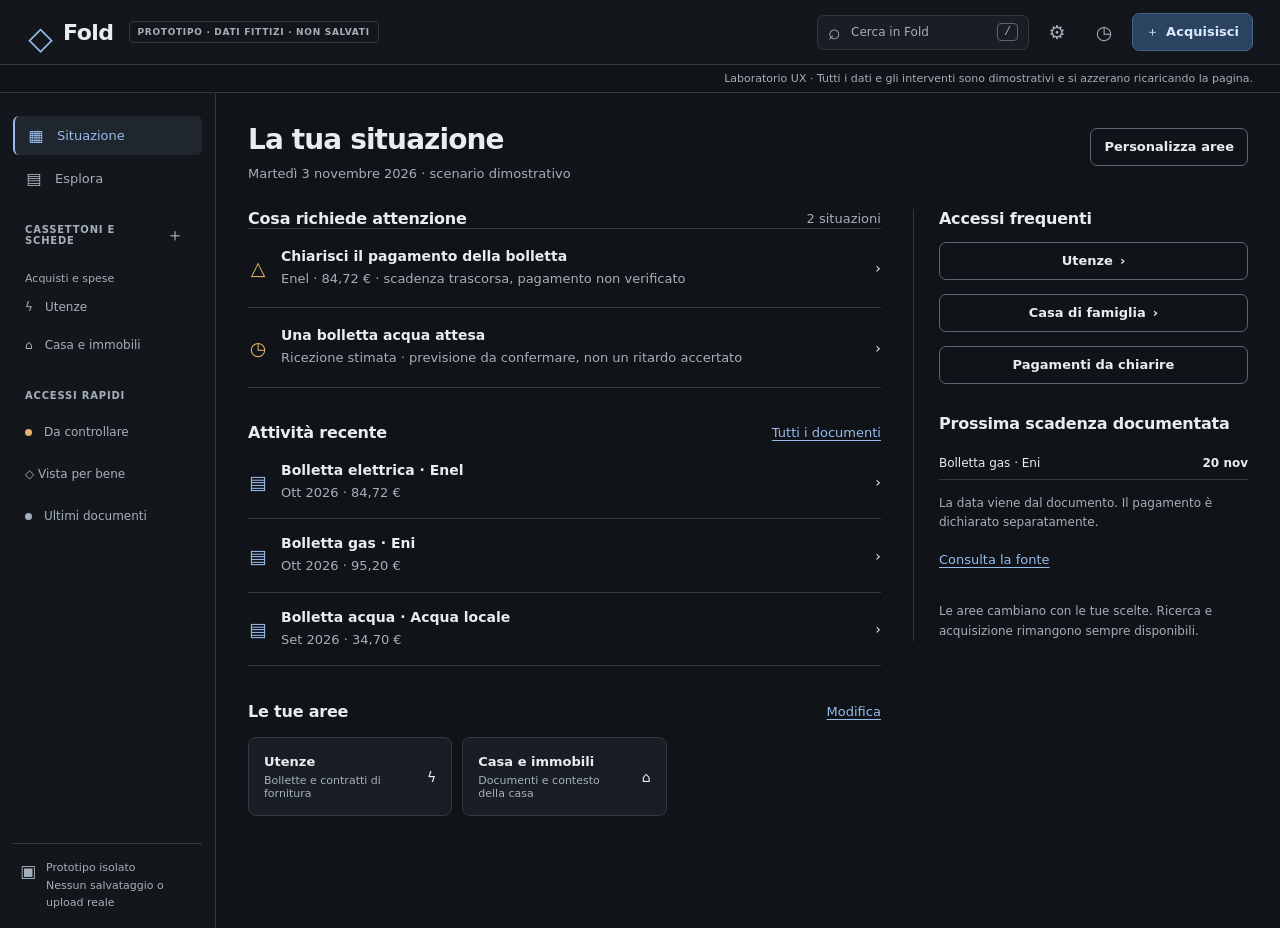
<file: docs/ux/reference/index.html>
<!doctype html>
<html lang="it">
<head>
  <meta charset="utf-8">
  <meta name="viewport" content="width=device-width, initial-scale=1">
  <meta name="color-scheme" content="dark">
  <title>Fold — Laboratorio UX v0.2</title>
  <link rel="stylesheet" href="./style.css">
  <link rel="stylesheet" href="./refinements.css">
  <script src="./app.js" defer></script>
</head>
<body>
  <a class="skip-link" href="#content">Salta al contenuto</a>
  <div id="app" class="app-shell">
    <header class="topbar">
      <div class="topbar-left">
        <button id="mobileMenu" class="icon-btn mobile-only" type="button" aria-label="Apri navigazione" aria-expanded="false">☰</button>
        <button id="brand" class="brand" type="button" data-go="situation" aria-label="Vai alla situazione">
          <span class="brand-mark" aria-hidden="true">◇</span><span>Fold</span>
        </button>
        <span class="prototype-tag">PROTOTIPO · DATI FITTIZI · NON SALVATI</span>
      </div>
      <div class="topbar-right">
        <button id="globalSearch" class="search-trigger" type="button" title="Ricerca globale (/)" aria-label="Apri la ricerca globale"><span class="search-symbol">⌕</span><span class="search-hint">Cerca in Fold</span><kbd>/</kbd></button>
        <button id="settings" class="icon-btn" type="button" title="Personalizza le aree" aria-label="Personalizza le aree">⚙</button>
        <button id="notifications" class="icon-btn" type="button" title="Mostra elementi da controllare" aria-label="Mostra situazioni da controllare">◷</button>
        <button id="addDoc" class="btn primary" type="button" aria-label="Acquisisci"><span aria-hidden="true">＋</span><span>Acquisisci</span></button>
      </div>
    </header>
    <div class="demo-strip">Laboratorio UX · Tutti i dati e gli interventi sono dimostrativi e si azzerano ricaricando la pagina.</div>

    <div class="workspace">
      <aside id="sidebar" class="sidebar" aria-label="Navigazione principale">
        <nav class="side-nav">
          <div class="nav-group">
            <button class="nav-item" data-go="situation" data-nav="situation" type="button"><span class="nav-icon" aria-hidden="true">▦</span>Situazione</button>
            <button class="nav-item" data-go="archive" data-nav="archive" type="button"><span class="nav-icon" aria-hidden="true">▤</span>Esplora</button>
          </div>
          <div class="side-section" id="areaNav">
            <div class="side-title"><span>CASSETTONI E SCHEDE</span><button type="button" id="editAreas" class="small-icon-btn" aria-label="Modifica le aree">＋</button></div>
            <div id="areaLinks"></div>
          </div>
          <div class="side-section">
            <div class="side-title">ACCESSI RAPIDI</div>
            <button class="side-link" data-action="quick-pending" type="button"><span class="mini-dot amber"></span>Da controllare</button>
            <button class="side-link" data-go="asset" type="button">◇ Vista per bene</button>
            <button class="side-link" data-action="quick-recent" type="button"><span class="mini-dot neutral"></span>Ultimi documenti</button>
          </div>
        </nav>
        <div class="sidebar-footer"><span class="local-sign">▣</span><div>Prototipo isolato<small>Nessun salvataggio o upload reale</small></div></div>
      </aside>
      <main id="content" class="main-content" tabindex="-1"></main>
    </div>
  </div>

  <dialog id="areasModal" aria-labelledby="areas-title" class="modal">
    <form method="dialog" class="modal-body">
      <div class="modal-head"><div><p class="eyebrow">PERSONALIZZAZIONE</p><h2 id="areas-title">Le tue aree</h2></div><button class="icon-btn" type="submit" aria-label="Chiudi">×</button></div>
      <p class="muted">Le aree attive compaiono nella navigazione. Non modificano, spostano o eliminano alcun documento.</p>
      <div id="areaOptions" class="area-options"></div>
      <button type="submit" class="btn primary full">Torna all'app</button>
    </form>
  </dialog>

  <dialog id="searchModal" aria-labelledby="search-title" class="modal search-modal">
    <form method="dialog" class="modal-body" id="searchForm">
      <div class="modal-head"><h2 id="search-title">Ricerca globale</h2><button type="submit" class="icon-btn" aria-label="Chiudi">×</button></div>
      <label class="field-label" for="globalQuery">Cerca in tutti i documenti e i riferimenti</label>
      <input id="globalQuery" placeholder="Es. bolletta, luce, casa" autocomplete="off">
      <div id="globalResults" class="global-results" aria-live="polite"></div>
      <p class="muted micro">Ricerca dimostrativa sui dati di esempio; nessun indice reale.</p>
    </form>
  </dialog>

  <div id="toast" class="toast" role="status" aria-live="polite" hidden></div>
  <dialog id="paymentModal" class="modal" aria-labelledby="payment-title">
    <form id="paymentForm" class="modal-body">
      <div class="modal-head"><h2 id="payment-title">Dichiara il pagamento · simulazione</h2><button class="icon-btn" type="button" data-action="close-payment" aria-label="Chiudi dichiarazione">×</button></div>
      <p class="subtle">La dichiarazione resta distinta dalla fonte documentale. Nessuna verifica bancaria e nessun salvataggio reale.</p>
      <label class="field-label" for="paymentNote">Che cosa hai verificato?</label>
      <textarea id="paymentNote" rows="3" required maxlength="500" placeholder="Esempio fittizio: dichiaro di aver pagato il 30 ottobre."></textarea>
      <button class="btn primary" type="submit">Simula la dichiarazione</button>
    </form>
  </dialog>
</body>
</html>
</file>
<file: docs/ux/reference/style.css>
:root{color-scheme:dark;font-family:Inter,"Segoe UI",system-ui,Arial,sans-serif;font-synthesis:none;--base:#101317;--rail:#13171b;--surface:#191e24;--surface2:#20262e;--surface3:#252c35;--line:#303842;--line2:#3c444e;--text:#e9edf2;--muted:#a4afbb;--faint:#7b8997;--blue:#96bbeb;--amber:#dfb46e;--green:#8fc8aa;--red:#e6a0a0;--radius:9px;background:var(--base);color:var(--text)}
*{box-sizing:border-box}body{margin:0;min-width:320px}button,input,select,textarea{font:inherit}button{cursor:pointer}a{color:var(--blue)}button:focus-visible,input:focus-visible,select:focus-visible,a:focus-visible{outline:2px solid var(--blue);outline-offset:3px}button:disabled{cursor:not-allowed;opacity:.5}button,input,select{transition:background-color .12s,border-color .12s}button:hover{border-color:var(--line2)}h1,h2,h3,p{margin:0}h1{font-size:29px;letter-spacing:-.9px;line-height:1.22;font-weight:650}h2{font-size:16px;font-weight:620;letter-spacing:-.2px}h3{font-size:13px;font-weight:650}small,.micro{font-size:11px}p{line-height:1.6}.muted{color:var(--muted)}.faint{color:var(--faint)}.subtle{color:var(--muted);font-size:12px}.eyebrow{font-size:10px;color:var(--faint);letter-spacing:1px;font-weight:700}.large-note{font-size:14px;color:var(--muted)}.app-shell{min-height:100vh}.topbar{height:65px;display:flex;align-items:center;justify-content:space-between;gap:12px;border-bottom:1px solid var(--line);padding:0 27px;background:var(--rail);position:sticky;top:0;z-index:20}.topbar-left,.topbar-right{display:flex;align-items:center;gap:15px}.topbar-right{gap:9px}.brand{display:flex;align-items:center;gap:9px;border:0;background:transparent;color:var(--text);font-size:22px;font-weight:750;letter-spacing:-1px;padding:0}.brand-mark{display:inline-grid;place-items:center;background:var(--text);color:var(--base);height:27px;width:27px;font-family:Georgia,serif;font-style:italic;font-size:24px;border-radius:4px 9px 4px 4px;letter-spacing:-2px;padding-right:3px}.prototype-tag{color:var(--faint);font-weight:700;font-size:9px;letter-spacing:.7px;border:1px solid var(--line);padding:5px 8px;border-radius:4px}.search-trigger{background:var(--surface);border:1px solid var(--line);color:var(--muted);border-radius:7px;height:35px;width:212px;display:flex;gap:10px;align-items:center;text-align:left;padding:0 10px;font-size:12px}.search-trigger kbd{margin-left:auto;padding:1px 6px;border:1px solid var(--line2);border-radius:4px;color:var(--faint)}.search-symbol{font-size:21px;line-height:1}.icon-btn{border:1px solid transparent;background:transparent;color:var(--muted);height:35px;min-width:35px;border-radius:7px;font-size:19px;display:grid;place-items:center;position:relative}.icon-btn:hover{background:var(--surface2)}.notice-dot{position:absolute;background:var(--amber);border-radius:50%;width:6px;height:6px;right:5px;top:5px}.btn{border:1px solid var(--line2);background:var(--surface2);color:var(--text);padding:9px 13px;border-radius:7px;display:inline-flex;align-items:center;justify-content:center;gap:7px;font-size:12px;font-weight:650;line-height:1.2;text-decoration:none;min-height:34px}.btn:hover{background:var(--surface3)}.btn.primary{background:#2a435e;color:#d9e9fc;border-color:#42658b}.btn.primary:hover{background:#345171}.btn.ghost{border-color:transparent;background:transparent;color:var(--muted)}.btn.outline{background:transparent}.btn.tonal{background:#28313a}.btn.small{min-height:29px;padding:6px 9px;font-size:11px}.btn.full{width:100%}.btn.active{background:#2b4056;color:#d0e5fa;border-color:#517598}.workspace{display:flex;min-height:calc(100vh - 65px)}.sidebar{width:216px;flex-shrink:0;background:var(--rail);border-right:1px solid var(--line);display:flex;flex-direction:column;padding:23px 13px 17px;min-height:calc(100vh - 65px);position:sticky;top:65px;height:calc(100vh - 65px);overflow:auto}.side-nav{display:flex;flex-direction:column;gap:26px}.nav-group,.side-section{display:flex;flex-direction:column;gap:4px}.nav-item,.side-link{border:0;color:var(--muted);text-align:left;background:transparent;width:100%;padding:10px 12px;border-radius:6px;display:flex;gap:12px;align-items:center;font-size:13px}.nav-item.active,.side-link.active{background:var(--surface2);color:var(--text)}.nav-item:hover,.side-link:hover{background:var(--surface)}.nav-icon{width:18px;font-size:16px;text-align:center}.side-title{font-size:10px;color:var(--faint);font-weight:700;letter-spacing:.8px;padding:0 12px 8px;display:flex;justify-content:space-between;align-items:center}.small-icon-btn{border:0;background:transparent;color:var(--faint);font-size:18px;line-height:1}.side-link{font-size:12px;padding:8px 12px}.side-link .side-count{margin-left:auto;color:var(--faint)}.indent{padding-left:24px}.mini-dot{width:7px;height:7px;flex:none;border-radius:50%;background:var(--faint)}.mini-dot.amber{background:var(--amber)}.mini-dot.neutral{background:var(--muted)}.sidebar-footer{display:flex;gap:10px;color:var(--muted);align-items:flex-start;font-size:11px;margin-top:auto;border-top:1px solid var(--line);padding:17px 7px 0}.sidebar-footer small{display:block;line-height:1.5;color:var(--faint);margin-top:4px}.local-sign{font-size:17px}.main-content{flex:1;min-width:0;padding:31px 36px 60px;max-width:1650px;margin:0 auto}.page{width:100%}.page-head{display:flex;align-items:flex-start;justify-content:space-between;gap:20px;margin-bottom:25px}.page-head p{margin-top:7px}.breadcrumb{font-size:11px;color:var(--faint);margin-bottom:15px}.page-actions{display:flex;gap:8px;align-items:center;flex-wrap:wrap}.page-head .page-actions{padding-top:5px}.divider{height:1px;background:var(--line);width:100%;border:0;margin:0}.section-title{font-size:14px;font-weight:650}.section-lead{font-size:12px;color:var(--muted)}.section-line{display:flex;align-items:center;justify-content:space-between;gap:12px}.situation-grid{display:grid;grid-template-columns:minmax(0,1.7fr) minmax(245px,.95fr);gap:29px;align-items:start}.stack{display:flex;flex-direction:column;gap:14px}.stack.tight{gap:8px}.stack.wide{gap:20px}.side-module{border-left:1px solid var(--line);padding-left:25px;display:flex;flex-direction:column;gap:14px}.attention-list{border-top:1px solid var(--line)}.attention-row,.activity-row,.doc-row{display:flex;align-items:center;gap:13px;border:0;background:transparent;color:var(--text);width:100%;text-align:left;padding:16px 0;border-bottom:1px solid var(--line);min-height:61px}.attention-row:hover,.activity-row:hover,.doc-row:hover{background:#191f25}.row-icon{width:20px;flex:none;color:var(--amber);font-size:19px;text-align:center}.row-icon.blue{color:var(--blue)}.row-icon.green{color:var(--green)}.row-primary{flex:1;min-width:0}.row-primary strong{display:block;font-weight:625;font-size:13px;margin-bottom:5px}.row-primary small{display:block;color:var(--muted);line-height:1.5;font-size:11px}.right-chevron{color:var(--faint);font-size:19px}.compact-row{display:flex;gap:12px;align-items:center;justify-content:space-between;padding:9px 0;border-bottom:1px solid var(--line);font-size:12px}.section-spacer{height:32px}.areas-grid{display:grid;grid-template-columns:repeat(3,minmax(0,1fr));gap:10px}.area-card{background:var(--surface);border:1px solid var(--line);padding:15px;text-align:left;color:var(--text);border-radius:8px;display:flex;justify-content:space-between;align-items:center;gap:15px;min-height:74px}.area-card:hover{border-color:#58708b;background:var(--surface2)}.area-card strong{font-size:13px}.area-card small{display:block;color:var(--muted);margin-top:5px}.area-card .area-symbol{font-size:21px;color:var(--muted)}.flat-block{background:var(--surface);border:1px solid var(--line);border-radius:8px;padding:16px}.callout{border:1px solid var(--line);border-left:3px solid var(--amber);border-radius:5px;padding:12px 15px;background:var(--surface)}.callout.info{border-left-color:var(--blue)}.callout.green{border-left-color:var(--green)}.callout p{font-size:12px;color:var(--muted);margin-top:5px}.callout strong{font-size:13px}.arch-tools{display:flex;gap:9px;align-items:center;flex-wrap:wrap;margin-bottom:16px}.search-input,select,.text-input{border:1px solid var(--line2);border-radius:6px;background:var(--surface);color:var(--text);padding:10px 11px;min-height:36px;font-size:12px;outline:none}.search-input{flex:1;min-width:170px}.search-input::placeholder,.text-input::placeholder{color:var(--faint)}.filter-row{display:flex;gap:8px;flex-wrap:wrap;align-items:center;margin:0 0 17px}.filter-panel{display:flex;align-items:center;gap:10px;flex-wrap:wrap;margin-bottom:17px;padding:13px;background:var(--surface);border-radius:7px;border:1px solid var(--line)}.filter-panel label{font-size:12px;color:var(--muted);display:flex;gap:8px;align-items:center}.arch-grid{display:grid;grid-template-columns:minmax(0,1fr) minmax(245px,300px);gap:20px;align-items:start}.table-wrap{min-width:0;overflow-x:auto;border-top:1px solid var(--line)}table{width:100%;border-collapse:collapse;font-size:12px;text-align:left}th{font-size:10px;color:var(--faint);font-weight:650;padding:12px 11px;border-bottom:1px solid var(--line);letter-spacing:.35px}td{padding:14px 11px;border-bottom:1px solid var(--line);vertical-align:middle}th:first-child,td:first-child{padding-left:4px}tbody tr{cursor:pointer}tbody tr:hover{background:var(--surface)}tbody tr.selected{background:#1e2a36}tbody tr:focus-visible{outline:2px solid var(--blue);outline-offset:-2px}.table-title{font-weight:620;color:var(--text);font-size:12px;display:block}.table-sub{font-size:11px;color:var(--muted);margin-top:5px;display:block}.money,.nowrap{white-space:nowrap;font-variant-numeric:tabular-nums}.status{display:inline-flex;align-items:center;gap:7px;font-size:11px;color:var(--muted);line-height:1.4}.status .mini-dot{width:6px;height:6px}.status.warning .mini-dot{background:var(--amber)}.status.good .mini-dot{background:var(--green)}.status.info .mini-dot{background:var(--blue)}.status.neutral .mini-dot{background:var(--faint)}.inspector{background:var(--surface);border:1px solid var(--line);padding:18px;border-radius:7px;display:flex;flex-direction:column;gap:15px;position:sticky;top:88px}.inspector h2{font-size:16px}.inspector .field-pair{display:flex;justify-content:space-between;gap:10px;font-size:12px}.field-pair .label{color:var(--muted)}.field-pair .value{text-align:right;font-variant-numeric:tabular-nums}.mini-section{display:flex;flex-direction:column;gap:8px}.toolbar-end{margin-left:auto}.doc-grid{display:grid;grid-template-columns:minmax(0,1.6fr) minmax(270px,.9fr);gap:24px;align-items:start}.doc-stat-grid{display:grid;grid-template-columns:repeat(2,minmax(0,1fr));gap:16px 20px}.datum{padding-bottom:14px;border-bottom:1px solid var(--line);min-width:0}.datum .label{color:var(--muted);font-size:11px;margin-bottom:7px}.datum .value{font-size:15px;font-weight:600;overflow-wrap:anywhere}.datum .value.prominent{font-size:27px;letter-spacing:-.7px;font-variant-numeric:tabular-nums}.datum .datum-source{font-size:10px;color:var(--faint);margin-top:8px}.plain-link{border:0;background:transparent;color:var(--blue);padding:0;text-align:left;font-size:12px;text-decoration:underline;text-underline-offset:3px}.document-evidence{background:var(--surface);border:1px solid var(--line);padding:18px;border-radius:7px;min-height:200px}.source-preview{background:#ebeff1;color:#243341;border-radius:4px;padding:22px 19px;min-height:240px;display:flex;flex-direction:column;gap:17px;font-size:12px}.source-preview .source-head{border-bottom:1px solid #c6d0d7;padding-bottom:13px;font-weight:700;color:#273e51}.source-preview mark{background:#f6dfaa;color:#263038;padding:3px 6px;border-radius:2px}.source-preview .source-sum{font-size:22px;font-weight:700;letter-spacing:-.5px}.source-preview .source-foot{font-size:10px;color:#566371;margin-top:auto}.tabs{display:flex;gap:3px;border-bottom:1px solid var(--line)}.tab{border:0;border-bottom:2px solid transparent;background:transparent;color:var(--muted);padding:9px 13px;font-size:12px}.tab.active{color:var(--text);border-color:var(--blue)}.timeline{display:flex;flex-direction:column;gap:13px}.timeline-row{display:flex;gap:12px;align-items:flex-start;font-size:12px}.timeline-date{font-size:10px;color:var(--faint);width:80px;flex:none}.timeline-row p{font-size:11px;color:var(--muted);margin-top:4px}.intake-grid{display:grid;grid-template-columns:minmax(0,1.05fr) minmax(315px,1fr);gap:23px;align-items:start}.intake-sheet{min-height:430px;background:#e9edf0;color:#22313f;border-radius:5px;padding:30px;display:flex;flex-direction:column;gap:24px}.intake-sheet-header{border-bottom:2px solid #ced5dc;padding-bottom:19px;display:flex;align-items:flex-start;justify-content:space-between;gap:12px}.intake-sheet-title{font-size:20px;letter-spacing:-.4px;font-weight:750}.intake-sheet-sub{color:#5b6976;font-size:11px;margin-top:7px}.paper-label{font-size:10px;color:#697785;text-transform:uppercase;letter-spacing:.7px;margin-bottom:6px}.paper-value{font-size:14px;font-weight:600}.paper-total{border-top:1px solid #c7d1d9;padding-top:16px;display:flex;align-items:center;justify-content:space-between;gap:10px}.paper-total strong{font-size:26px}.intake-side{display:flex;flex-direction:column;gap:16px}.data-pairs{display:grid;grid-template-columns:1fr;gap:0}.data-pairs .field-pair{border-bottom:1px solid var(--line);padding:12px 0;display:flex;gap:12px;justify-content:space-between;align-items:center;font-size:12px}.data-pairs .field-pair span:first-child{color:var(--muted)}.row-note{display:flex;gap:9px;align-items:flex-start}.row-note p{font-size:11px;color:var(--muted)}.mini-chip{font-size:10px;color:var(--muted);border:1px solid var(--line);padding:4px 6px;border-radius:4px}.preview-switch{display:flex;gap:6px}.empty{color:var(--muted);font-size:12px;padding:22px 6px}.modal{background:var(--surface);color:var(--text);border:1px solid var(--line2);border-radius:10px;width:min(480px,calc(100vw - 28px));max-height:calc(100vh - 36px);padding:0}.modal::backdrop{background:#080b0ecb}.modal-body{padding:23px;display:flex;flex-direction:column;gap:17px}.modal-head{display:flex;justify-content:space-between;align-items:flex-start;gap:20px}.modal-head h2{font-size:19px;margin-top:5px}.area-options{display:flex;flex-direction:column;gap:0}.area-option{padding:13px 2px;border-bottom:1px solid var(--line);display:flex;align-items:center;gap:13px;font-size:13px}.area-option input{width:17px;height:17px;accent-color:var(--blue)}.area-option small{display:block;color:var(--muted);margin-top:4px}.search-modal{width:min(600px,calc(100vw - 28px))}.search-modal input{width:100%}.field-label{font-size:12px;color:var(--muted)}.global-results{max-height:330px;overflow:auto;display:flex;flex-direction:column}.global-result{border:0;border-bottom:1px solid var(--line);padding:12px 3px;background:transparent;text-align:left;color:var(--text);font-size:12px}.global-result:hover{background:var(--surface2)}.global-result span{display:block;color:var(--muted);font-size:11px;margin-top:4px}.toast{position:fixed;right:22px;bottom:20px;background:#28333d;border:1px solid #5c7183;border-radius:6px;padding:12px 15px;font-size:12px;color:var(--text);z-index:100;max-width:350px}.mobile-only{display:none}.highlight{color:var(--blue)}.hint{font-size:11px;color:var(--faint);line-height:1.6}.right-note{background:var(--surface);border:1px solid var(--line);padding:13px 15px;border-radius:6px;font-size:12px}.right-note p{font-size:11px;color:var(--muted);margin-top:5px}
@media(min-width:1450px){.main-content{padding:39px 52px 75px}.situation-grid{gap:42px}.arch-grid{gap:30px}}
@media(max-width:1150px){.arch-grid{grid-template-columns:minmax(0,1fr) 245px;gap:14px}.main-content{padding:27px 25px 50px}.sidebar{width:188px}.areas-grid{grid-template-columns:repeat(2,minmax(0,1fr))}.prototype-tag{display:none}}
@media(max-width:900px){.situation-grid{grid-template-columns:1fr}.side-module{border:0;border-top:1px solid var(--line);padding:19px 0 0;display:grid;grid-template-columns:1fr 1fr;gap:22px}.doc-grid{grid-template-columns:1fr}.document-evidence{position:static}.intake-grid{grid-template-columns:1fr}.intake-sheet{min-height:300px}}
@media(max-width:780px){.topbar{padding:0 15px;height:60px}.workspace{min-height:calc(100vh - 60px)}.sidebar{position:fixed;z-index:30;left:0;top:60px;bottom:0;width:235px;height:calc(100vh - 60px);transform:translateX(-101%);transition:transform .16s;border-right:1px solid var(--line2);box-shadow:none}.sidebar.open{transform:translateX(0)}.mobile-only{display:grid}.search-trigger{width:36px;justify-content:center;padding:0}.search-trigger .search-hint,.search-trigger kbd{display:none}.topbar-left{gap:9px}.topbar-right{gap:5px}.main-content{padding:23px 17px 50px}.arch-grid{grid-template-columns:1fr}.inspector{position:static}.page-head{margin-bottom:19px}.areas-grid{grid-template-columns:repeat(2,minmax(0,1fr))}h1{font-size:25px}}
@media(max-width:480px){.topbar{padding:0 10px}.brand{font-size:19px}.brand-mark{height:25px;width:25px}.topbar-right .btn.primary{min-width:34px;padding:8px}.topbar-right .btn.primary span:last-child{display:none}.main-content{padding:19px 12px 42px}.page-head{gap:9px}.page-head .page-actions{padding-top:0}.areas-grid{grid-template-columns:1fr}.side-module{display:flex}.arch-tools{gap:6px}.filter-row{gap:6px}.doc-stat-grid{gap:13px}.intake-sheet{padding:22px}.table-wrap td,.table-wrap th{padding:12px 6px}.table-wrap .col-period{display:none}.modal-body{padding:17px}.prototype-tag{display:none}}
</file>
<file: docs/ux/reference/refinements.css>
/* Consolidamento v0.2: superfici piatte, densità leggibile, composizioni per compito. */
:root{--faint:#a4afbb;--line2:#586675;font-size:14px}
.brand-mark{background:none;color:var(--blue);font-family:inherit;font-style:normal;font-size:32px;letter-spacing:0;padding:0}
.brand{letter-spacing:-.5px}.prototype-tag{color:var(--muted)}
.demo-strip{font-size:11px;color:var(--muted);background:var(--base);border-bottom:1px solid var(--line);padding:7px 27px;text-align:right}
.sidebar{top:65px}.nav-caption{font-size:11px;color:var(--muted);padding:14px 12px 3px}.side-link.active,.nav-item.active{color:var(--blue);border-left:2px solid var(--blue)}
.main-content{padding:30px 32px 50px}.page-head{margin-bottom:24px}h1{font-size:28px}.large-note{font-size:13px}
.areas-grid{margin-top:13px}.situation-grid{grid-template-columns:minmax(0,1.7fr) minmax(240px,.9fr);gap:32px}.side-module{gap:30px}
.attention-row{padding:19px 0}.row-primary strong{font-size:14px}.row-primary small,.subtle{font-size:13px}.hint{font-size:12px}
.btn{font-size:13px;min-height:38px}.plain-link{font-size:13px;min-height:26px;display:inline-flex;align-items:center}.icon-btn{min-width:38px;min-height:38px}
.side-link{min-height:38px}.view-bar{display:flex;justify-content:space-between;align-items:center;gap:12px;margin:4px 0 14px;flex-wrap:wrap}
.sort-label{display:flex;align-items:center;gap:7px;font-size:12px;color:var(--muted)}
.arch-grid{grid-template-columns:minmax(0,1fr) 280px;gap:20px}.arch-grid.no-preview{grid-template-columns:1fr}
table{font-size:13px}th{font-size:11px}.table-title{font-size:13px}.table-sub{font-size:12px;line-height:1.5}
.table-select{display:block;width:100%;padding:0;border:0;background:transparent;color:var(--text);text-align:left;min-height:42px}.table-wrap td{padding:11px 9px}.status{font-size:12px;gap:6px}.status.warning{color:var(--amber)}.status.neutral{color:var(--muted)}
.inspector{gap:13px}.inspector .field-pair{font-size:13px}.data-pairs .field-pair{font-size:13px}.data-pairs .field-pair>div{text-align:right}
.tabs{margin-bottom:22px;overflow-x:auto}.tab{min-height:44px;white-space:nowrap;font-size:13px;padding:11px 13px}
.doc-grid{grid-template-columns:minmax(0,1.4fr) minmax(290px,.9fr)}.doc-stat-grid{gap:24px}.doc-stat-grid .plain-link{margin-top:8px}
.callout p,.right-note p{font-size:13px}.source-preview{min-height:350px;font-size:14px;padding:25px;gap:22px}.paper-label{color:#4c5a67}.source-preview .source-foot{color:#4c5a67}.source-preview .source-sum{font-size:30px}
.process-line{display:flex;flex-wrap:wrap;gap:12px 24px;font-size:12px;border-block:1px solid var(--line);padding:14px 0;margin-bottom:25px;color:var(--muted)}.process-line strong{color:var(--blue)}
.asset-grid{display:grid;grid-template-columns:230px minmax(0,1fr);gap:30px}.asset-grid>aside{padding-right:25px;border-right:1px solid var(--line)}.asset-grid .tabs{margin:0}.asset-grid .field-pair{align-items:flex-start;flex-wrap:wrap}.asset-grid .field-pair strong{font-size:12px}
textarea{background:var(--base);color:var(--text);border:1px solid var(--line2);border-radius:5px;padding:10px;resize:vertical;font:inherit}textarea:focus-visible{outline:2px solid var(--blue);outline-offset:3px}
.skip-link{position:fixed;top:-60px;left:10px;z-index:200;background:var(--surface);padding:12px}.skip-link:focus{top:10px}
@media(min-width:1450px){.main-content{padding:35px 42px 60px}}
@media(max-width:1200px){.arch-grid{grid-template-columns:1fr}.inspector{position:static}.doc-grid{grid-template-columns:minmax(0,1fr) 290px}}
@media(max-width:1000px){.situation-grid{grid-template-columns:1fr}.side-module{display:grid;grid-template-columns:1fr 1fr;border-left:0;border-top:1px solid var(--line);padding:22px 0 0}.doc-grid{grid-template-columns:1fr}.asset-grid{grid-template-columns:1fr}.asset-grid>aside{border-right:0;border-bottom:1px solid var(--line);padding:0 0 20px}.asset-grid>aside .data-pairs{max-width:450px}}
@media(max-width:780px){.main-content{padding:24px 18px 45px}.demo-strip{padding:7px 14px;text-align:left;font-size:11px}.page-head{flex-wrap:wrap}.side-module{display:flex}.arch-tools>.search-input{flex-basis:100%}.table-wrap{max-width:100%}table{min-width:590px}.table-wrap .col-period{display:none}.source-preview{min-height:320px}.sidebar{top:60px}.toast{max-width:calc(100vw - 24px);right:12px;bottom:12px}.doc-stat-grid{grid-template-columns:1fr 1fr}.filter-panel{align-items:flex-start}.process-line{gap:10px}.topbar-right #addDoc span:last-child{display:none}.topbar-right #addDoc{min-width:38px}}
@media(prefers-reduced-motion:reduce){*{transition:none!important;scroll-behavior:auto!important}}
@media(max-width:780px){.sidebar:not(.open){visibility:hidden}.sidebar.open{visibility:visible}}
.table-wrap:focus-visible{outline:2px solid var(--blue);outline-offset:3px}
</file>
